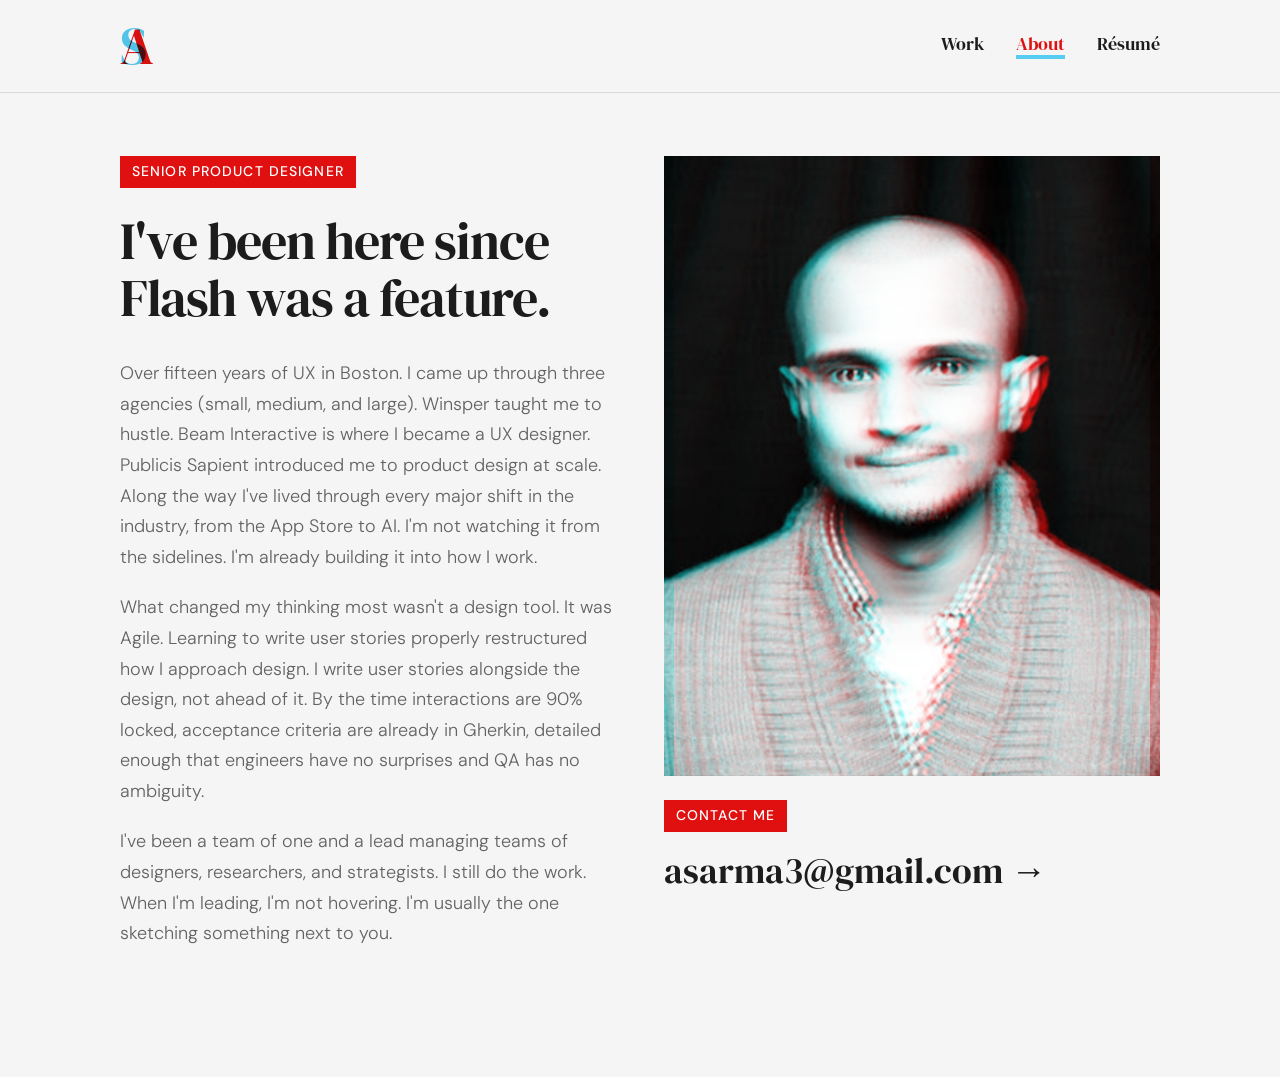
<file: about.html>
<!doctype html>
<html lang="en">
  <head>
    <meta charset="UTF-8" />
    <meta name="viewport" content="width=device-width, initial-scale=1.0" />
    <title>About — Senior Product Designer</title>
    <link rel="preconnect" href="https://fonts.googleapis.com" />
    <link
      href="https://fonts.googleapis.com/css2?family=DM+Serif+Display:ital@0;1&family=DM+Sans:wght@300;400;500&display=swap"
      rel="stylesheet"
    />
    <link rel="icon" type="image/svg+xml" href="assets/favicon/favicon.svg" />
    <link rel="icon" type="image/png" href="assets/favicon/favicon.png" />
    <link rel="stylesheet" href="css/tokens.css" />
    <link rel="stylesheet" href="css/global.css" />
    <link rel="stylesheet" href="css/nav.css" />
    <link rel="stylesheet" href="css/about.css" />
  </head>
  <body>
    <a class="skip-link" href="#main-content">Skip to main content</a>
    <button class="pause-animations" aria-pressed="false">Pause animations</button>
    <div class="ruby-entrance" aria-hidden="true"></div>

    <!-- Nav -->
    <nav class="site-nav">
      <div class="nav-inner">
        <a href="index.html" class="nav-logo" aria-label="Home">
          <span class="logo-a" aria-hidden="true">A</span>
          <span class="logo-s" aria-hidden="true">S</span>
        </a>
        <ul class="nav-links">
          <li>
            <button class="nav-work-toggle" aria-expanded="false">Work</button>
          </li>
          <li><a href="about.html">About</a></li>
          <li><a href="resume.html">Résumé</a></li>
        </ul>
        <button class="nav-burger" aria-label="Open menu" aria-expanded="false">
          <span></span>
          <span></span>
        </button>
      </div>
    </nav>

    <!-- Work panel -->
    <div class="work-panel" aria-hidden="true">
      <button class="work-panel-close" aria-label="Close work menu"></button>
      <ul class="work-panel-list">
        <li><a href="work/verizon.html">Verizon</a></li>
        <li><a href="work/xfinity.html">Xfinity</a></li>
        <li><a href="work/liberty-mutual.html">Liberty Mutual</a></li>
        <li><a href="work/ram.html">RAM Trucks</a></li>
        <li><a href="work/red-sox.html">Red Sox</a></li>
        <li><a href="work/virgin-mobile.html">Virgin Mobile</a></li>
      </ul>
    </div>

    <!-- Mobile menu overlay -->
    <div class="nav-mobile-menu" aria-hidden="true">
      <div class="nav-mobile-inner">
        <ul class="nav-mobile-primary">
          <li>
            <button class="nav-mobile-work-trigger" aria-expanded="false">
              Work
              <span class="nav-mobile-chevron" aria-hidden="true"></span>
            </button>
            <div class="nav-mobile-accordion">
              <ul class="nav-mobile-work-list">
                <li><a href="work/verizon.html">Verizon</a></li>
                <li><a href="work/xfinity.html">Xfinity</a></li>
                <li><a href="work/liberty-mutual.html">Liberty Mutual</a></li>
                <li><a href="work/ram.html">RAM Trucks</a></li>
                <li><a href="work/red-sox.html">Red Sox</a></li>
                <li><a href="work/virgin-mobile.html">Virgin Mobile</a></li>
              </ul>
            </div>
          </li>
          <li><a href="about.html">About</a></li>
          <li><a href="resume.html">Résumé</a></li>
        </ul>
      </div>
    </div>

    <!-- About -->
    <main id="main-content">
      <!-- Hero -->
      <section class="about-hero">
        <!-- Left: text -->
        <div class="about-text">
          <p class="eyebrow about-eyebrow">Senior Product Designer</p>
          <h1 class="about-heading">
            I've been here since Flash was a feature.
          </h1>
          <div class="about-body">
            <p>
              Over fifteen years of UX in Boston. I came up through three
              agencies (small, medium, and large). Winsper taught me to hustle.
              Beam Interactive is where I became a UX designer. Publicis Sapient
              introduced me to product design at scale. Along the way I've lived
              through every major shift in the industry, from the App Store to
              AI. I'm not watching it from the sidelines. I'm
              already building it into how I work.
            </p>
            <p>
              What changed my thinking most wasn't a design tool. It was Agile.
              Learning to write user stories properly restructured how I
              approach design. I write user stories alongside the design, not
              ahead of it. By the time interactions are 90% locked, acceptance
              criteria are already in Gherkin, detailed enough that engineers
              have no surprises and QA has no ambiguity.
            </p>
            <p>
              I've been a team of one and a lead managing teams of designers,
              researchers, and strategists. I still do the work. When I'm
              leading, I'm not hovering. I'm usually the one sketching
              something next to you.
            </p>
          </div>
        </div>

        <!-- Right: portrait + contact -->
        <div class="about-right">
          <div class="about-photo-wrap">
            <img
              class="about-photo-bw"
              src="assets/images/about/portrait-bw.webp"
              alt="Portrait"
            />
            <img
              class="about-photo-ruby"
              src="assets/images/about/portrait-ruby.webp"
              aria-hidden="true"
            />
            <img
              class="about-photo-cyan"
              src="assets/images/about/portrait-cyan.webp"
              aria-hidden="true"
            />
          </div>
          <div class="about-contact-group">
            <p class="eyebrow">Contact me</p>
            <a href="mailto:asarma3@gmail.com" class="about-contact"
              >asarma3@gmail.com →</a
            >
          </div>
        </div>
      </section>
    </main>

    <script src="js/cursor.js"></script>
    <script src="js/rubylith.js"></script>
    <script src="js/nav.js"></script>
    <script src="js/scroll.js"></script>
    <script>
      if (!window.matchMedia("(hover: hover) and (pointer: fine)").matches) {
        const wrap = document.querySelector(".about-photo-wrap");
        if (wrap) {
          wrap.addEventListener("click", () =>
            wrap.classList.toggle("is-tapped"),
          );
        }
      }
    </script>
  </body>
</html>
</file>
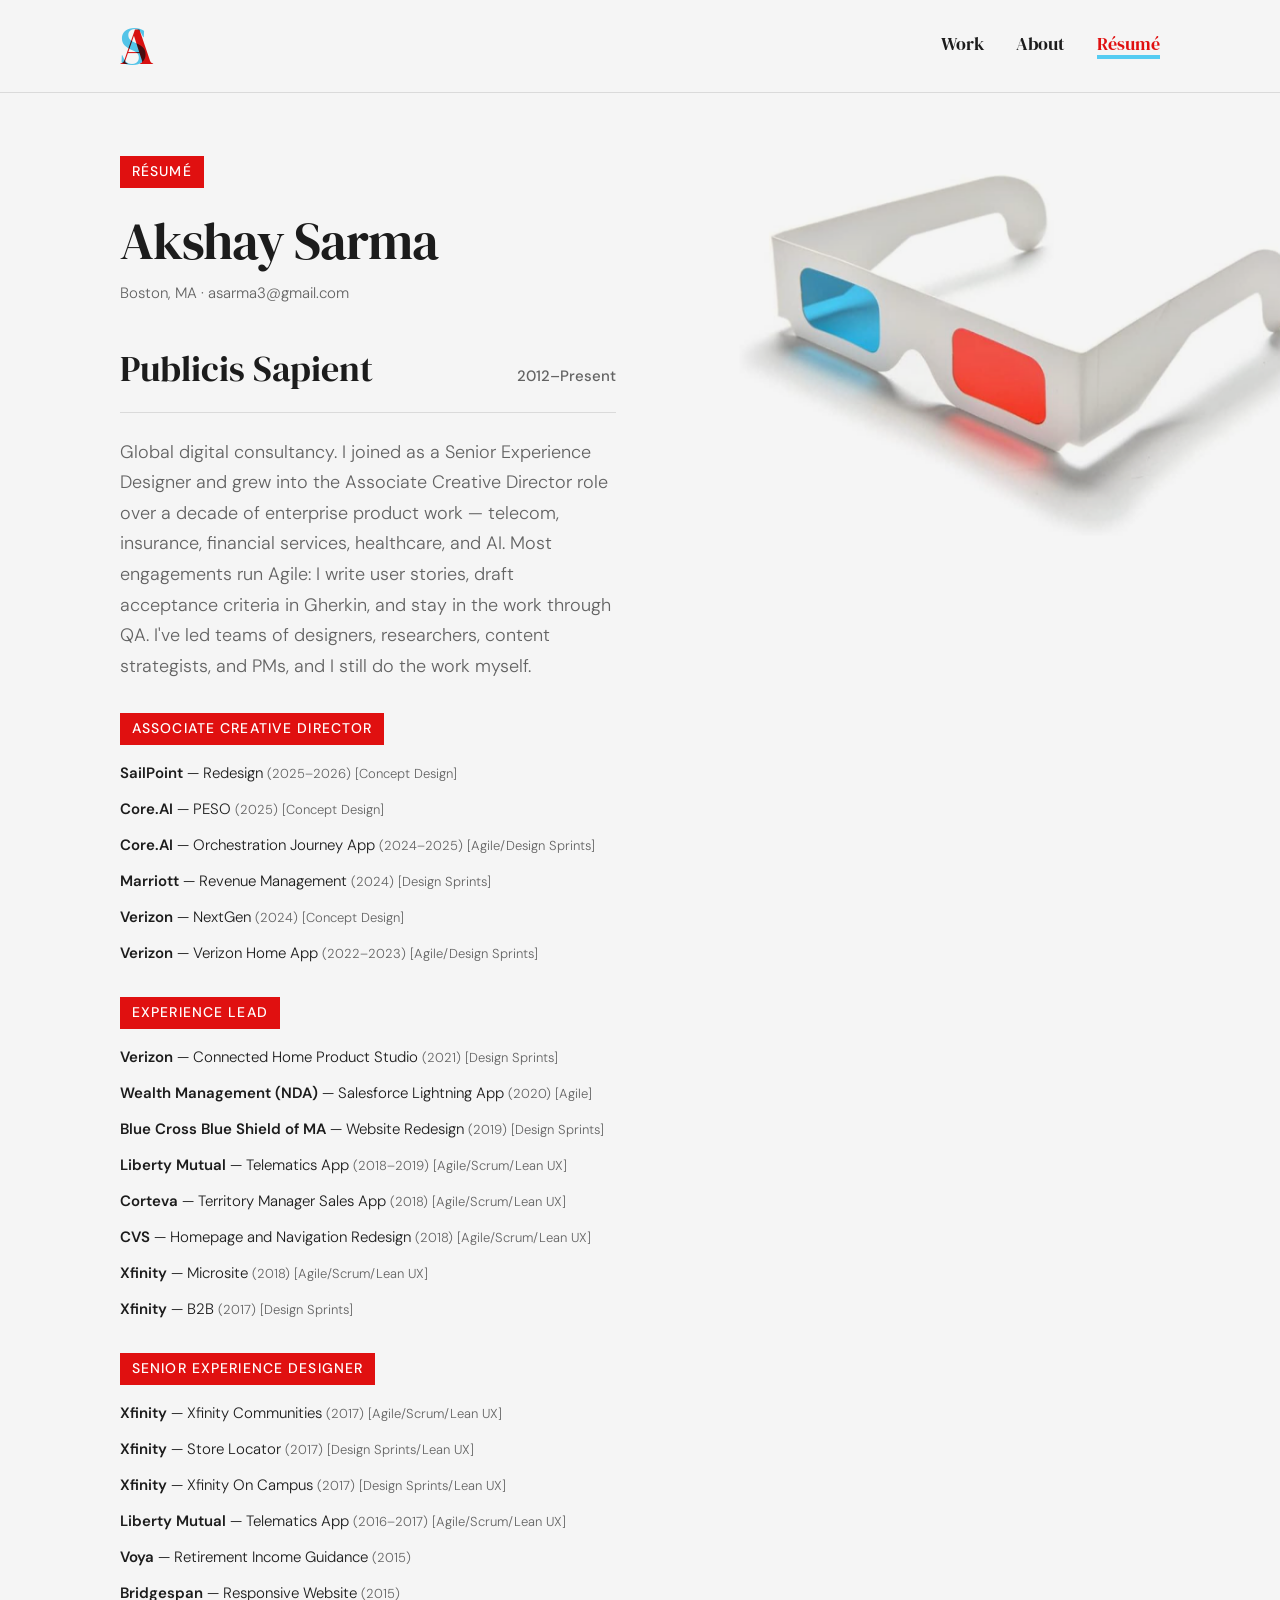
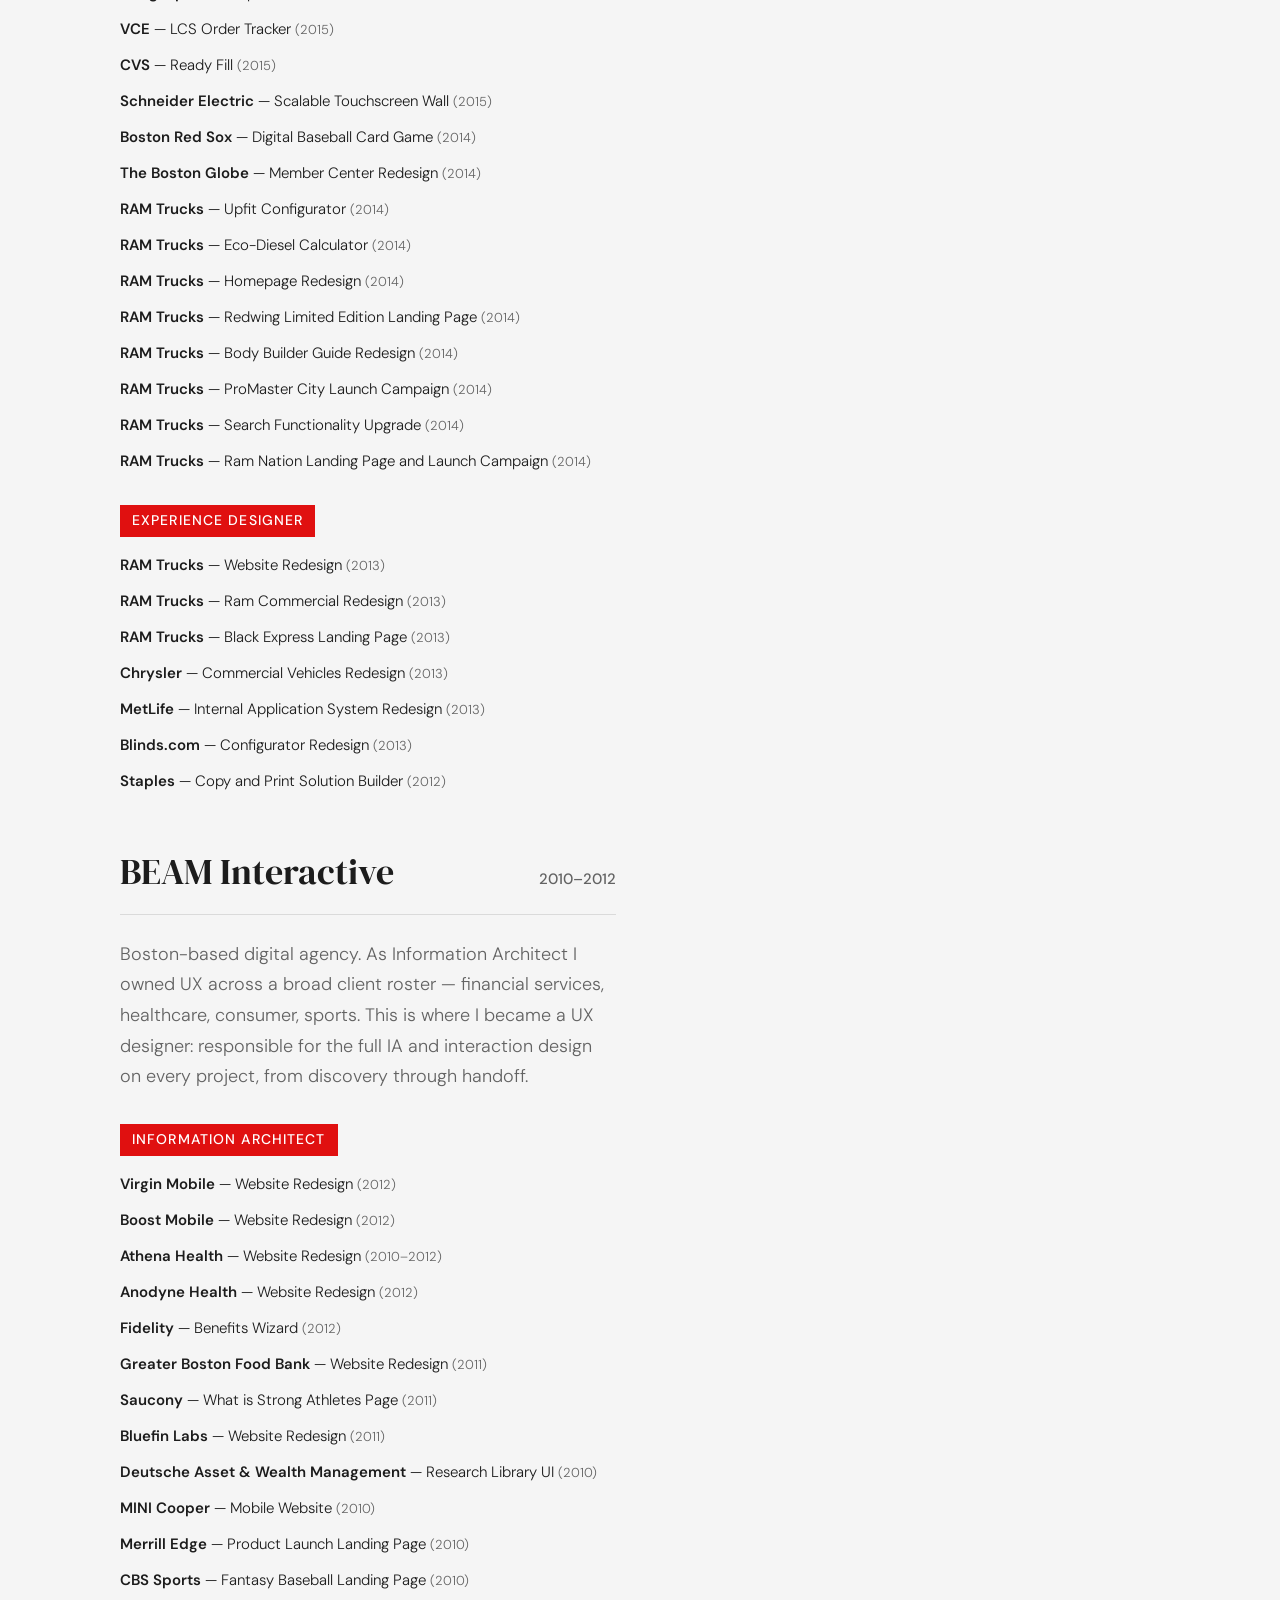
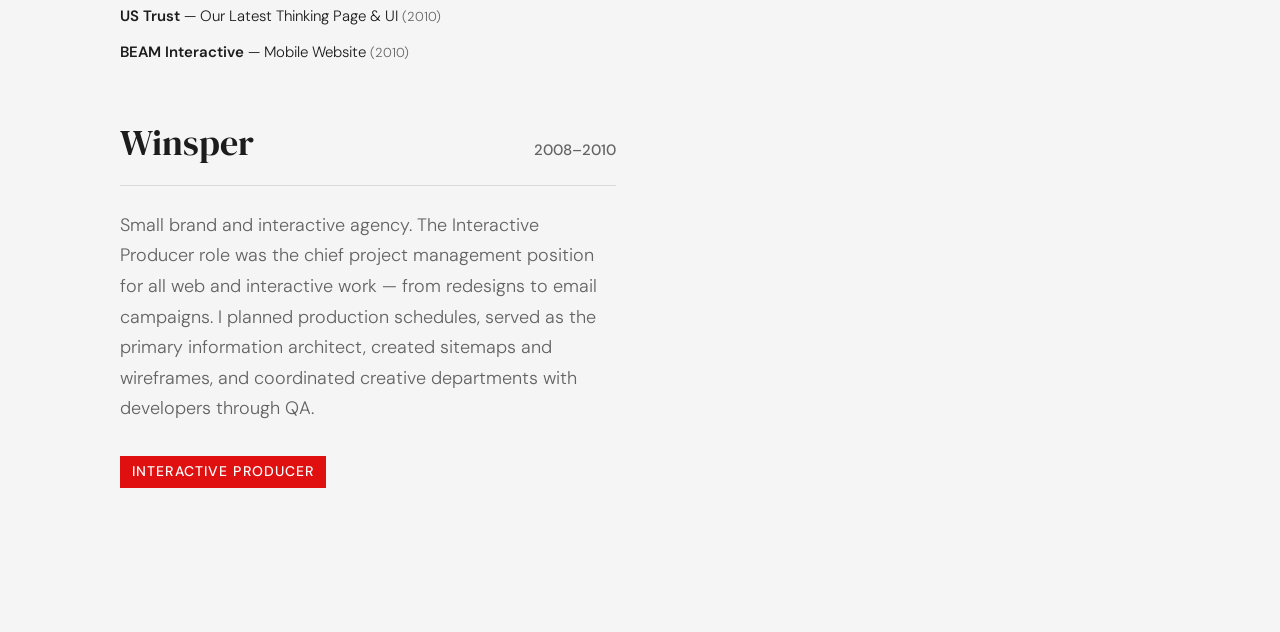
<file: resume.html>
<!doctype html>
<html lang="en">
  <head>
    <meta charset="UTF-8" />
    <meta name="viewport" content="width=device-width, initial-scale=1.0" />
    <title>Résumé — Akshay Sarma, Senior UX Designer</title>
    <link rel="preconnect" href="https://fonts.googleapis.com" />
    <link
      href="https://fonts.googleapis.com/css2?family=DM+Serif+Display:ital@0;1&family=DM+Sans:wght@300;400;500;600&display=swap"
      rel="stylesheet"
    />
    <link rel="icon" type="image/svg+xml" href="assets/favicon/favicon.svg" />
    <link rel="icon" type="image/png" href="assets/favicon/favicon.png" />
    <link rel="stylesheet" href="css/tokens.css" />
    <link rel="stylesheet" href="css/global.css" />
    <link rel="stylesheet" href="css/nav.css" />
    <link rel="stylesheet" href="css/resume.css" />
  </head>
  <body>
    <a class="skip-link" href="#main-content">Skip to main content</a>
    <button class="pause-animations" aria-pressed="false">Pause animations</button>
    <div class="ruby-entrance" aria-hidden="true"></div>

    <!-- Nav -->
    <nav class="site-nav">
      <div class="nav-inner">
        <a href="index.html" class="nav-logo" aria-label="Home">
          <span class="logo-a" aria-hidden="true">A</span>
          <span class="logo-s" aria-hidden="true">S</span>
        </a>
        <ul class="nav-links">
          <li><button class="nav-work-toggle" aria-expanded="false">Work</button></li>
          <li><a href="about.html">About</a></li>
          <li><a href="resume.html">Résumé</a></li>
        </ul>
        <button class="nav-burger" aria-label="Open menu" aria-expanded="false">
          <span></span>
          <span></span>
        </button>
      </div>
    </nav>

    <!-- Work panel -->
    <div class="work-panel" aria-hidden="true">
      <button class="work-panel-close" aria-label="Close work menu"></button>
      <ul class="work-panel-list">
        <li><a href="work/verizon.html">Verizon</a></li>
        <li><a href="work/xfinity.html">Xfinity</a></li>
        <li><a href="work/liberty-mutual.html">Liberty Mutual</a></li>
        <li><a href="work/ram.html">RAM Trucks</a></li>
        <li><a href="work/red-sox.html">Red Sox</a></li>
        <li><a href="work/virgin-mobile.html">Virgin Mobile</a></li>
      </ul>
    </div>

    <!-- Mobile menu overlay -->
    <div class="nav-mobile-menu" aria-hidden="true">
      <div class="nav-mobile-inner">
        <ul class="nav-mobile-primary">
          <li>
            <button class="nav-mobile-work-trigger" aria-expanded="false">
              Work
              <span class="nav-mobile-chevron" aria-hidden="true"></span>
            </button>
            <div class="nav-mobile-accordion">
              <ul class="nav-mobile-work-list">
                <li><a href="work/verizon.html">Verizon</a></li>
                <li><a href="work/xfinity.html">Xfinity</a></li>
                <li><a href="work/liberty-mutual.html">Liberty Mutual</a></li>
                <li><a href="work/ram.html">RAM Trucks</a></li>
                <li><a href="work/red-sox.html">Red Sox</a></li>
                <li><a href="work/virgin-mobile.html">Virgin Mobile</a></li>
              </ul>
            </div>
          </li>
          <li><a href="about.html">About</a></li>
          <li><a href="resume.html">Résumé</a></li>
        </ul>
      </div>
    </div>

    <!-- Résumé -->
    <main id="main-content">
      <div class="resume-layout">

        <!-- Left: resume content -->
        <div class="resume-text">

          <p class="eyebrow resume-eyebrow">Résumé</p>
          <h1 class="resume-name">Akshay Sarma</h1>
          <p class="resume-meta">Boston, MA · <a href="mailto:asarma3@gmail.com">asarma3@gmail.com</a></p>

          <!-- Publicis Sapient -->
          <section class="resume-company-block">
            <h2 class="resume-company-name">Publicis Sapient <span class="resume-company-dates">2012–Present</span></h2>
            <p class="resume-company-narrative">Global digital consultancy. I joined as a Senior Experience Designer and grew into the Associate Creative Director role over a decade of enterprise product work — telecom, insurance, financial services, healthcare, and AI. Most engagements run Agile: I write user stories, draft acceptance criteria in Gherkin, and stay in the work through QA. I've led teams of designers, researchers, content strategists, and PMs, and I still do the work myself.</p>

            <div class="resume-role-block">
              <p class="eyebrow">Associate Creative Director</p>
              <ul class="resume-project-list">
                <li><span class="resume-client">SailPoint</span> — Redesign <span class="resume-meta-inline">(2025–2026) [Concept Design]</span></li>
                <li><span class="resume-client">Core.AI</span> — PESO <span class="resume-meta-inline">(2025) [Concept Design]</span></li>
                <li><span class="resume-client">Core.AI</span> — Orchestration Journey App <span class="resume-meta-inline">(2024–2025) [Agile/Design Sprints]</span></li>
                <li><span class="resume-client">Marriott</span> — Revenue Management <span class="resume-meta-inline">(2024) [Design Sprints]</span></li>
                <li><span class="resume-client">Verizon</span> — NextGen <span class="resume-meta-inline">(2024) [Concept Design]</span></li>
                <li><span class="resume-client">Verizon</span> — Verizon Home App <span class="resume-meta-inline">(2022–2023) [Agile/Design Sprints]</span></li>
              </ul>
            </div>

            <div class="resume-role-block">
              <p class="eyebrow">Experience Lead</p>
              <ul class="resume-project-list">
                <li><span class="resume-client">Verizon</span> — Connected Home Product Studio <span class="resume-meta-inline">(2021) [Design Sprints]</span></li>
                <li><span class="resume-client">Wealth Management (NDA)</span> — Salesforce Lightning App <span class="resume-meta-inline">(2020) [Agile]</span></li>
                <li><span class="resume-client">Blue Cross Blue Shield of MA</span> — Website Redesign <span class="resume-meta-inline">(2019) [Design Sprints]</span></li>
                <li><span class="resume-client">Liberty Mutual</span> — Telematics App <span class="resume-meta-inline">(2018–2019) [Agile/Scrum/Lean UX]</span></li>
                <li><span class="resume-client">Corteva</span> — Territory Manager Sales App <span class="resume-meta-inline">(2018) [Agile/Scrum/Lean UX]</span></li>
                <li><span class="resume-client">CVS</span> — Homepage and Navigation Redesign <span class="resume-meta-inline">(2018) [Agile/Scrum/Lean UX]</span></li>
                <li><span class="resume-client">Xfinity</span> — Microsite <span class="resume-meta-inline">(2018) [Agile/Scrum/Lean UX]</span></li>
                <li><span class="resume-client">Xfinity</span> — B2B <span class="resume-meta-inline">(2017) [Design Sprints]</span></li>
              </ul>
            </div>

            <div class="resume-role-block">
              <p class="eyebrow">Senior Experience Designer</p>
              <ul class="resume-project-list">
                <li><span class="resume-client">Xfinity</span> — Xfinity Communities <span class="resume-meta-inline">(2017) [Agile/Scrum/Lean UX]</span></li>
                <li><span class="resume-client">Xfinity</span> — Store Locator <span class="resume-meta-inline">(2017) [Design Sprints/Lean UX]</span></li>
                <li><span class="resume-client">Xfinity</span> — Xfinity On Campus <span class="resume-meta-inline">(2017) [Design Sprints/Lean UX]</span></li>
                <li><span class="resume-client">Liberty Mutual</span> — Telematics App <span class="resume-meta-inline">(2016–2017) [Agile/Scrum/Lean UX]</span></li>
                <li><span class="resume-client">Voya</span> — Retirement Income Guidance <span class="resume-meta-inline">(2015)</span></li>
                <li><span class="resume-client">Bridgespan</span> — Responsive Website <span class="resume-meta-inline">(2015)</span></li>
                <li><span class="resume-client">VCE</span> — LCS Order Tracker <span class="resume-meta-inline">(2015)</span></li>
                <li><span class="resume-client">CVS</span> — Ready Fill <span class="resume-meta-inline">(2015)</span></li>
                <li><span class="resume-client">Schneider Electric</span> — Scalable Touchscreen Wall <span class="resume-meta-inline">(2015)</span></li>
                <li><span class="resume-client">Boston Red Sox</span> — Digital Baseball Card Game <span class="resume-meta-inline">(2014)</span></li>
                <li><span class="resume-client">The Boston Globe</span> — Member Center Redesign <span class="resume-meta-inline">(2014)</span></li>
                <li><span class="resume-client">RAM Trucks</span> — Upfit Configurator <span class="resume-meta-inline">(2014)</span></li>
                <li><span class="resume-client">RAM Trucks</span> — Eco-Diesel Calculator <span class="resume-meta-inline">(2014)</span></li>
                <li><span class="resume-client">RAM Trucks</span> — Homepage Redesign <span class="resume-meta-inline">(2014)</span></li>
                <li><span class="resume-client">RAM Trucks</span> — Redwing Limited Edition Landing Page <span class="resume-meta-inline">(2014)</span></li>
                <li><span class="resume-client">RAM Trucks</span> — Body Builder Guide Redesign <span class="resume-meta-inline">(2014)</span></li>
                <li><span class="resume-client">RAM Trucks</span> — ProMaster City Launch Campaign <span class="resume-meta-inline">(2014)</span></li>
                <li><span class="resume-client">RAM Trucks</span> — Search Functionality Upgrade <span class="resume-meta-inline">(2014)</span></li>
                <li><span class="resume-client">RAM Trucks</span> — Ram Nation Landing Page and Launch Campaign <span class="resume-meta-inline">(2014)</span></li>
              </ul>
            </div>

            <div class="resume-role-block">
              <p class="eyebrow">Experience Designer</p>
              <ul class="resume-project-list">
                <li><span class="resume-client">RAM Trucks</span> — Website Redesign <span class="resume-meta-inline">(2013)</span></li>
                <li><span class="resume-client">RAM Trucks</span> — Ram Commercial Redesign <span class="resume-meta-inline">(2013)</span></li>
                <li><span class="resume-client">RAM Trucks</span> — Black Express Landing Page <span class="resume-meta-inline">(2013)</span></li>
                <li><span class="resume-client">Chrysler</span> — Commercial Vehicles Redesign <span class="resume-meta-inline">(2013)</span></li>
                <li><span class="resume-client">MetLife</span> — Internal Application System Redesign <span class="resume-meta-inline">(2013)</span></li>
                <li><span class="resume-client">Blinds.com</span> — Configurator Redesign <span class="resume-meta-inline">(2013)</span></li>
                <li><span class="resume-client">Staples</span> — Copy and Print Solution Builder <span class="resume-meta-inline">(2012)</span></li>
              </ul>
            </div>

          </section>

          <!-- BEAM Interactive -->
          <section class="resume-company-block">
            <h2 class="resume-company-name">BEAM Interactive <span class="resume-company-dates">2010–2012</span></h2>
            <p class="resume-company-narrative">Boston-based digital agency. As Information Architect I owned UX across a broad client roster — financial services, healthcare, consumer, sports. This is where I became a UX designer: responsible for the full IA and interaction design on every project, from discovery through handoff.</p>

            <div class="resume-role-block">
              <p class="eyebrow">Information Architect</p>
              <ul class="resume-project-list">
                <li><span class="resume-client">Virgin Mobile</span> — Website Redesign <span class="resume-meta-inline">(2012)</span></li>
                <li><span class="resume-client">Boost Mobile</span> — Website Redesign <span class="resume-meta-inline">(2012)</span></li>
                <li><span class="resume-client">Athena Health</span> — Website Redesign <span class="resume-meta-inline">(2010–2012)</span></li>
                <li><span class="resume-client">Anodyne Health</span> — Website Redesign <span class="resume-meta-inline">(2012)</span></li>
                <li><span class="resume-client">Fidelity</span> — Benefits Wizard <span class="resume-meta-inline">(2012)</span></li>
                <li><span class="resume-client">Greater Boston Food Bank</span> — Website Redesign <span class="resume-meta-inline">(2011)</span></li>
                <li><span class="resume-client">Saucony</span> — What is Strong Athletes Page <span class="resume-meta-inline">(2011)</span></li>
                <li><span class="resume-client">Bluefin Labs</span> — Website Redesign <span class="resume-meta-inline">(2011)</span></li>
                <li><span class="resume-client">Deutsche Asset &amp; Wealth Management</span> — Research Library UI <span class="resume-meta-inline">(2010)</span></li>
                <li><span class="resume-client">MINI Cooper</span> — Mobile Website <span class="resume-meta-inline">(2010)</span></li>
                <li><span class="resume-client">Merrill Edge</span> — Product Launch Landing Page <span class="resume-meta-inline">(2010)</span></li>
                <li><span class="resume-client">CBS Sports</span> — Fantasy Baseball Landing Page <span class="resume-meta-inline">(2010)</span></li>
                <li><span class="resume-client">US Trust</span> — Our Latest Thinking Page &amp; UI <span class="resume-meta-inline">(2010)</span></li>
                <li><span class="resume-client">BEAM Interactive</span> — Mobile Website <span class="resume-meta-inline">(2010)</span></li>
              </ul>
            </div>

          </section>

          <!-- Winsper -->
          <section class="resume-company-block">
            <h2 class="resume-company-name">Winsper <span class="resume-company-dates">2008–2010</span></h2>
            <p class="resume-company-narrative">Small brand and interactive agency. The Interactive Producer role was the chief project management position for all web and interactive work — from redesigns to email campaigns. I planned production schedules, served as the primary information architect, created sitemaps and wireframes, and coordinated creative departments with developers through QA.</p>

            <div class="resume-role-block">
              <p class="eyebrow">Interactive Producer</p>
            </div>


          </section>

        </div>

        <!-- Right: glasses -->
        <div class="resume-right">
          <img class="glasses-image" src="assets/images/glasses/glasses-tilt.webp" alt="" draggable="false" aria-hidden="true">
        </div>

      </div>
    </main>

    <script src="js/cursor.js"></script>
    <script src="js/rubylith.js"></script>
    <script src="js/nav.js"></script>
    <script src="js/scroll.js"></script>
    <script src="js/glasses.js"></script>
  </body>
</html>
</file>
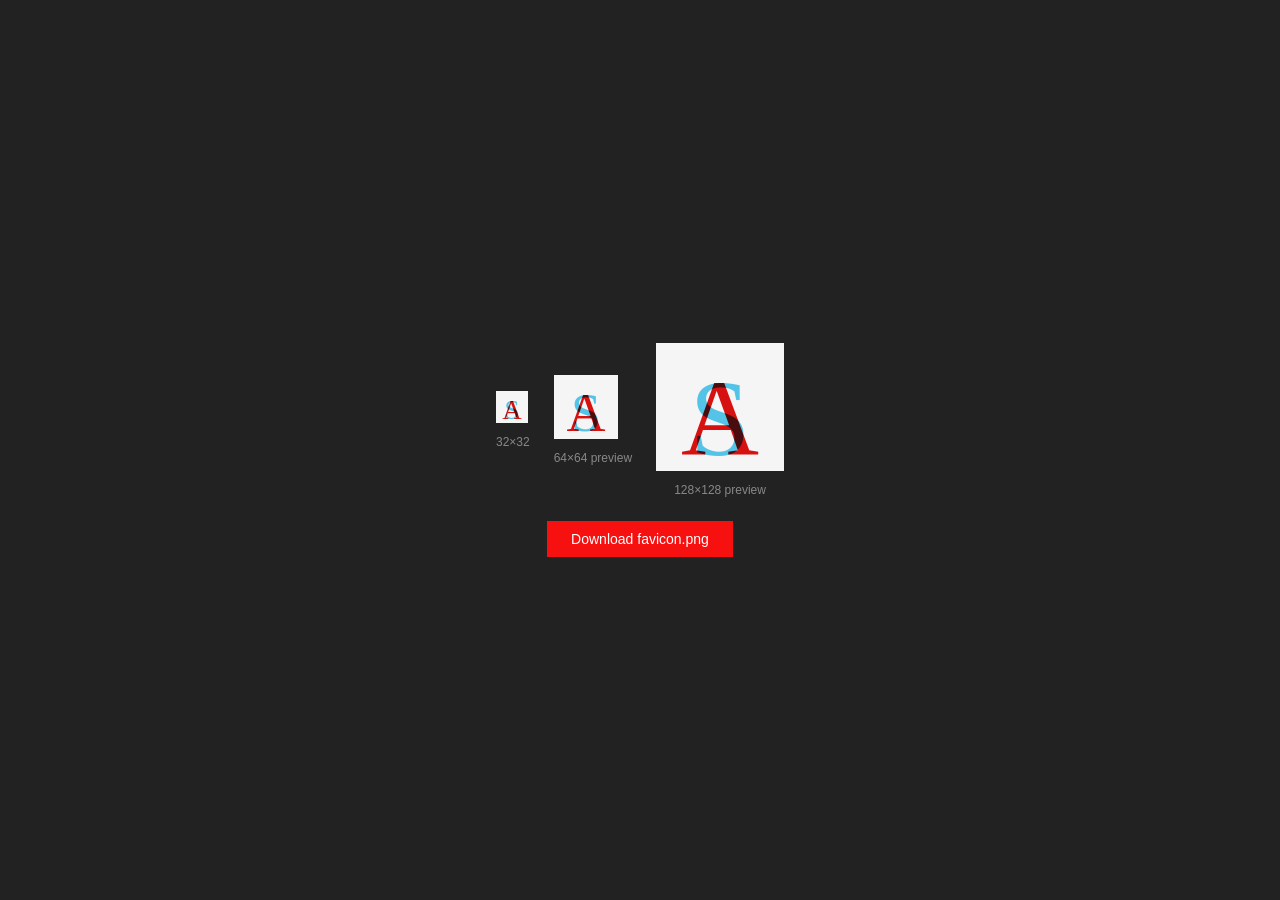
<file: assets/favicon/generate-favicon-png.html>
<!doctype html>
<html>
<head>
  <meta charset="UTF-8" />
  <title>Favicon PNG Generator</title>
  <link href="https://fonts.googleapis.com/css2?family=DM+Serif+Display&display=swap" rel="stylesheet" />
  <style>
    body { background: #222; display: flex; flex-direction: column; align-items: center; justify-content: center; height: 100vh; margin: 0; font-family: sans-serif; color: #fff; gap: 24px; }
    canvas { image-rendering: pixelated; }
    .preview { display: flex; gap: 24px; align-items: center; }
    .label { font-size: 12px; color: #888; text-align: center; margin-top: 8px; }
    button { padding: 10px 24px; background: #f71010; color: #fff; border: none; cursor: pointer; font-size: 14px; }
  </style>
</head>
<body>
  <div class="preview">
    <div>
      <canvas id="c32" width="32" height="32" style="width:32px;height:32px;"></canvas>
      <div class="label">32×32</div>
    </div>
    <div>
      <canvas id="c64" width="64" height="64" style="width:64px;height:64px;"></canvas>
      <div class="label">64×64 preview</div>
    </div>
    <div>
      <canvas id="c128" width="128" height="128" style="width:128px;height:128px;"></canvas>
      <div class="label">128×128 preview</div>
    </div>
  </div>
  <button id="dl">Download favicon.png</button>

  <script>
    function draw(canvas) {
      const size = canvas.width;
      const ctx = canvas.getContext('2d');

      // Background
      ctx.fillStyle = '#f5f5f5';
      ctx.fillRect(0, 0, size, size);

      const fontSize = Math.round(size * 0.84);
      const x = size / 2;
      const y = Math.round(size * 0.875);

      ctx.font = `${fontSize}px 'DM Serif Display', Georgia, serif`;
      ctx.textAlign = 'center';
      ctx.textBaseline = 'alphabetic';

      // S — cyan, drawn first (underneath)
      ctx.globalCompositeOperation = 'multiply';
      ctx.fillStyle = '#56CCF2';
      ctx.fillText('S', x, y);

      // A — ruby, drawn on top
      ctx.globalCompositeOperation = 'multiply';
      ctx.fillStyle = '#e01010';
      ctx.fillText('A', x, y);

      ctx.globalCompositeOperation = 'source-over';
    }

    function waitForFont(callback) {
      if (document.fonts) {
        document.fonts.ready.then(callback);
      } else {
        setTimeout(callback, 500);
      }
    }

    waitForFont(() => {
      ['c32', 'c64', 'c128'].forEach(id => draw(document.getElementById(id)));

      document.getElementById('dl').addEventListener('click', () => {
        const c = document.getElementById('c32');
        const a = document.createElement('a');
        a.href = c.toDataURL('image/png');
        a.download = 'favicon.png';
        a.click();
      });
    });
  </script>
</body>
</html>
</file>
<file: css/tokens.css>
:root {
  /* Typography */
  --font-display: "DM Serif Display", serif;
  --font-body: "DM Sans", sans-serif;

  --text-display: 52px; /* weight 400, tracking -0.02em, lh 1.1 */
  --text-h1: 36px;      /* weight 400, tracking -0.015em, lh 1.2 */
  --text-h2: 26px;      /* weight 400, lh 1.3 */
  --text-body-lg: 18px; /* weight 300, lh 1.7 */
  --text-body: 15px;    /* weight 300, lh 1.7 */
  --text-label: 13px;   /* weight 400, lh 1.5 */
  --text-eyebrow: 14px; /* weight 500, tracking 0.08em, uppercase — 14px minimum for WCAG AA on ruby badge */

  /* Spacing — 4px base grid */
  --space-1: 4px;
  --space-2: 8px;
  --space-3: 12px;
  --space-4: 16px;
  --space-5: 20px;
  --space-6: 24px;
  --space-8: 32px;
  --space-10: 40px;
  --space-12: 48px;
  --space-16: 64px;
  --space-20: 80px;
  --space-24: 96px;
  --space-32: 128px;
  --space-40: 160px;

  /* Semantic spacing */
  --page-margin: 40px;
  --max-width: 1120px;

  /* Border radius — 4px increments */
  --radius-none: 0px;
  --radius-sm: 4px;
  --radius-md: 8px;
  --radius-lg: 12px;
  --radius-xl: 16px;
  --radius-2xl: 24px;
  --radius-full: 9999px;

  /* Border widths */
  --border-subtle: 0.5px;
  --border-default: 1px;
  --border-strong: 2px;
  --border-accent: 3px;

  /* Motion */
  --duration-instant: 100ms;
  --duration-fast: 200ms;
  --duration-base: 300ms;
  --duration-slow: 500ms;
  --duration-slower: 800ms;
  --duration-slowest: 1200ms;

  --ease-default: cubic-bezier(0.4, 0, 0.2, 1);
  --ease-out: cubic-bezier(0, 0, 0.2, 1);
  --ease-in: cubic-bezier(0.4, 0, 1, 1);
  --ease-spring: cubic-bezier(0.34, 1.56, 0.64, 1);
  --ease-linear: linear;

  /* Color */
  --color-bg: #f5f5f5;
  --color-surface: #ebebeb;
  --color-text: #1c1c1c;
  --color-text-muted: #636363;
  --color-border: rgba(28, 26, 24, 0.12);
  --color-ruby: #e01010;
  --color-cyan: #56CCF2;
  --ruby-blend: multiply;
}
</file>
<file: css/global.css>
/* Skip nav */
.skip-link {
  position: absolute;
  top: -100%;
  left: var(--page-margin);
  padding: var(--space-2) var(--space-4);
  background: var(--color-text);
  color: var(--color-bg);
  font-size: var(--text-label);
  font-weight: 400;
  text-decoration: none;
  z-index: 10000;
  border-radius: var(--radius-md);
}
.skip-link:focus {
  top: var(--space-4);
}

/* Pause animations button — visually hidden, keyboard accessible (WCAG 2.2.2) */
.pause-animations {
  position: absolute;
  top: -100%;
  left: var(--page-margin);
  padding: var(--space-2) var(--space-4);
  background: var(--color-text);
  color: var(--color-bg);
  font-family: var(--font-body);
  font-size: var(--text-label);
  font-weight: 400;
  border: none;
  cursor: pointer;
  z-index: 10000;
  border-radius: var(--radius-md);
}
.pause-animations:focus {
  top: calc(var(--space-4) + 32px + var(--space-2));
}

/* Focus indicators — keyboard navigation */
:focus-visible {
  outline: 2px solid var(--color-ruby);
  outline-offset: 3px;
  border-radius: var(--radius-sm);
}

/* Reset */
*,
*::before,
*::after {
  box-sizing: border-box;
}
* {
  margin: 0;
}
body {
  font-family: var(--font-body);
  font-size: var(--text-body);
  font-weight: 300;
  color: var(--color-text);
  background: var(--color-bg);
  line-height: 1.7;
  -webkit-font-smoothing: antialiased;
}
img,
video {
  max-width: 100%;
  display: block;
}
p,
h1,
h2,
h3 {
  overflow-wrap: break-word;
}

/* Rubylith entrance overlay — shared across all pages */
.ruby-entrance {
  position: fixed;
  inset: 0;
  background: var(--color-ruby);
  mix-blend-mode: var(--ruby-blend);
  opacity: 1;
  pointer-events: none;
  z-index: 200;
}

/* Eyebrow — shared across all pages */
.eyebrow {
  display: inline-block;
  font-size: var(--text-eyebrow);
  font-weight: 500;
  letter-spacing: 0.08em;
  text-transform: uppercase;
  color: #fff;
  background: var(--color-ruby);
  padding: var(--space-1) var(--space-3);
  transition: background var(--duration-base) var(--ease-out);
}

.eyebrow:hover {
  background: var(--color-cyan);
}

/* Buttons */
.btn-primary {
  display: inline-block;
  padding: var(--space-3) var(--space-6);
  background: var(--color-text);
  color: var(--color-bg);
  border-radius: var(--radius-md);
  font-size: var(--text-label);
  font-weight: 400;
  text-decoration: none;
  transition: opacity var(--duration-fast) var(--ease-out);
}
.btn-primary:hover {
  opacity: 0.85;
}

.btn-secondary {
  display: inline-block;
  padding: var(--space-3) var(--space-6);
  background: transparent;
  color: var(--color-text);
  border: var(--border-default) solid var(--color-border);
  border-radius: var(--radius-md);
  font-size: var(--text-label);
  font-weight: 400;
  text-decoration: none;
  transition: background var(--duration-fast) var(--ease-out);
}
.btn-secondary:hover {
  background: var(--color-surface);
}

/* Scroll-driven fade-in */
@media (prefers-reduced-motion: no-preference) {
  .fade-in {
    opacity: 0;
    transform: translateY(16px);
    transition:
      opacity var(--duration-slow) var(--ease-out),
      transform var(--duration-slow) var(--ease-out);
  }
  .fade-in.is-visible {
    opacity: 1;
    transform: translateY(0);
  }
}

/* Ruby cursor — desktop / pointer devices only */
.cursor-ruby {
  position: fixed;
  width: 64px;
  height: 64px;
  border-radius: var(--radius-full);
  background: var(--color-ruby);
  mix-blend-mode: var(--ruby-blend);
  pointer-events: none;
  z-index: 9999;
  top: 0;
  left: 0;
  will-change: transform;
  opacity: 0;
  transition:
    opacity var(--duration-fast) var(--ease-out),
    width var(--duration-fast) var(--ease-spring),
    height var(--duration-fast) var(--ease-spring),
    background var(--duration-base) var(--ease-out);
}

.cursor-ruby.is-hovering {
  width: 16px;
  height: 16px;
  background: var(--color-cyan);
}

/* Responsive breakpoints */
/* Mobile first — base styles apply to mobile */
/* Tablet */
@media (min-width: 768px) {
}
/* Desktop */
@media (min-width: 1024px) {
}
/* Wide */
@media (min-width: 1280px) {
}
</file>
<file: css/nav.css>
/* nav.css — site navigation styles */

:root {
  --nav-height: 92px;
}

.site-nav {
  position: fixed;
  top: 0;
  left: 0;
  right: 0;
  z-index: 100;
  background: var(--color-bg);
  border-bottom: var(--border-subtle) solid var(--color-border);
  transition:
    box-shadow var(--duration-fast) var(--ease-out);
}

.site-nav.is-scrolled {
  backdrop-filter: blur(12px);
  -webkit-backdrop-filter: blur(12px);
  background: rgba(245, 245, 245, 0.85);
  box-shadow: 0 1px 12px rgba(28, 26, 24, 0.06);
}

.nav-inner {
  max-width: var(--max-width);
  margin: 0 auto;
  padding: var(--space-5) var(--page-margin);
  display: flex;
  align-items: center;
  justify-content: space-between;
}

.nav-logo {
  display: inline-grid;
  text-decoration: none;
  line-height: 1;
}

.logo-a,
.logo-s {
  grid-area: 1 / 1;
  font-family: var(--font-display);
  font-size: var(--text-display);
  font-weight: 400;
  line-height: 1;
  mix-blend-mode: multiply;
  transition: color var(--duration-base) var(--ease-out);
  user-select: none;
}

.logo-a { color: var(--color-ruby); }
.logo-s { color: var(--color-cyan); }

.nav-logo:hover .logo-a { color: var(--color-cyan); }
.nav-logo:hover .logo-s { color: var(--color-ruby); }

.nav-links {
  list-style: none;
  display: flex;
  gap: var(--space-8);
  align-items: center;
}

.nav-links a,
.nav-work-toggle {
  position: relative;
  font-family: var(--font-display);
  font-size: var(--text-body-lg);
  font-weight: 400;
  line-height: 1;
  color: var(--color-text);
  text-decoration: none;
  background: none;
  border: none;
  cursor: pointer;
  padding: 0;
  display: inline-block;
  transition:
    color var(--duration-fast) var(--ease-out),
    transform var(--duration-fast) var(--ease-spring);
}

.nav-links a:hover,
.nav-work-toggle:hover {
  color: var(--color-ruby);
  transform: translateX(6px);
}

.nav-links a::after,
.nav-work-toggle::after {
  content: "";
  position: absolute;
  bottom: -6px;
  left: 0;
  right: 0;
  height: 4px;
  background: var(--color-cyan);
  border-radius: var(--radius-none);
  opacity: 0;
  transform: scaleX(0.6);
  transition:
    opacity var(--duration-fast) var(--ease-out),
    transform var(--duration-fast) var(--ease-out);
}

.nav-links a.is-active,
.nav-work-toggle.is-active {
  color: var(--color-ruby);
}

.nav-links a.is-active::after,
.nav-work-toggle.is-active::after {
  opacity: 1;
  transform: scaleX(1);
}

/* ── Work panel ── */
.work-panel {
  position: fixed;
  top: var(--nav-height);
  right: 0;
  bottom: 0;
  width: 100%;
  background: var(--color-bg);
  z-index: 99;
  overflow-y: auto;
  transform: translateY(-100%);
  transition: transform 900ms var(--ease-out);
  padding: var(--space-16) 0;
}

.work-panel.is-open {
  transform: translateY(0);
}

/* Close button — desktop only */
.work-panel-close {
  display: none;
}

@media (min-width: 768px) {
  .work-panel-close {
    display: block;
    position: absolute;
    top: var(--space-16);
    right: max(var(--page-margin), calc((100% - var(--max-width)) / 2 + var(--page-margin)));
    width: 56px;
    height: 56px;
    background: var(--color-cyan);
    mix-blend-mode: multiply;
    border: none;
    border-radius: var(--radius-full);
    cursor: pointer;
    color: #fff;
    transition: background var(--duration-fast) var(--ease-out);
  }

  .work-panel-close:hover {
    background: var(--color-ruby);
  }

  .work-panel-close::before,
  .work-panel-close::after {
    content: "";
    position: absolute;
    top: 50%;
    left: 50%;
    width: 22px;
    height: 1.5px;
    background: currentColor;
    transition: transform 100ms var(--ease-out);
  }

  /* Parallel lines by default — cross into X when panel is open */
  .work-panel-close::before {
    transform: translate(-50%, -50%) rotate(0deg);
  }

  .work-panel-close::after {
    transform: translate(-50%, -50%) rotate(0deg);
  }

  .work-panel.is-open .work-panel-close::before {
    transform: translate(-50%, -50%) rotate(45deg);
  }

  .work-panel.is-open .work-panel-close::after {
    transform: translate(-50%, -50%) rotate(-45deg);
  }
}

.work-panel-list {
  list-style: none;
  display: flex;
  flex-direction: column;
  gap: var(--space-3);
  max-width: var(--max-width);
  margin: 0 auto;
  padding: 0 var(--page-margin);
}

.work-panel-list a {
  font-family: var(--font-display);
  font-size: var(--text-h1);
  font-weight: 400;
  color: var(--color-text);
  text-decoration: none;
  display: inline-block;
  transition:
    color var(--duration-fast) var(--ease-out),
    transform var(--duration-fast) var(--ease-spring);
}

.work-panel-list a:hover {
  color: var(--color-ruby);
  transform: translateX(6px);
}

/* ── Hamburger button ── */
.nav-burger {
  display: none;
  flex-direction: column;
  gap: 5px;
  background: none;
  border: none;
  cursor: pointer;
  padding: var(--space-1);
}

.nav-burger span {
  display: block;
  width: 22px;
  height: 1.5px;
  background: var(--color-text);
  transition:
    transform var(--duration-base) var(--ease-out),
    opacity var(--duration-base) var(--ease-out);
}

/* X state — lines cross at their shared midpoint (gap: 5px + line: 1.5px = 6.5px between centers / 2 = 3.25px) */
@media (prefers-reduced-motion: no-preference) {
  .nav-burger.is-open span:first-child {
    transform: translateY(3.25px) rotate(45deg);
  }
  .nav-burger.is-open span:last-child {
    transform: translateY(-3.25px) rotate(-45deg);
  }
}

/* ── Mobile menu overlay ── */
.nav-mobile-menu {
  display: none;
  position: fixed;
  inset: 0;
  z-index: 99;
  background: var(--color-bg);
  flex-direction: column;
  overflow-y: auto;
  opacity: 0;
  pointer-events: none;
  transition: opacity var(--duration-base) var(--ease-out);
}

.nav-mobile-menu.is-open {
  opacity: 1;
  pointer-events: all;
}

.nav-mobile-inner {
  padding: calc(var(--nav-height) + var(--space-10)) var(--page-margin) var(--space-16);
  display: flex;
  flex-direction: column;
  gap: var(--space-12);
}

/* Primary links — Work, About, Contact */
.nav-mobile-primary {
  list-style: none;
  padding: 0;
  display: flex;
  flex-direction: column;
  gap: var(--space-4);
}

.nav-mobile-primary > li {
  display: flex;
  flex-direction: column;
}

.nav-mobile-primary a,
.nav-mobile-work-trigger {
  font-family: var(--font-display);
  font-size: var(--text-h1);
  font-weight: 400;
  color: var(--color-text);
  text-decoration: none;
  text-align: left;
  background: none;
  border: none;
  padding: 0;
  cursor: pointer;
  display: flex;
  align-items: center;
  gap: var(--space-3);
  transition:
    color var(--duration-fast) var(--ease-out),
    transform var(--duration-fast) var(--ease-spring);
}

.nav-mobile-primary a:hover,
.nav-mobile-work-trigger:hover {
  color: var(--color-ruby);
  transform: translateX(6px);
}

/* Chevron */
.nav-mobile-chevron {
  display: inline-block;
  width: 8px;
  height: 8px;
  border-right: 1.5px solid currentColor;
  border-bottom: 1.5px solid currentColor;
  transform: rotate(45deg) translate(-1px, -2px);
  transition: transform var(--duration-base) var(--ease-out);
  flex-shrink: 0;
}

.nav-mobile-work-trigger.is-open .nav-mobile-chevron {
  transform: rotate(-135deg) translate(-1px, -2px);
}

/* Accordion */
.nav-mobile-accordion {
  display: grid;
  grid-template-rows: 0fr;
  transition: grid-template-rows var(--duration-slow) var(--ease-default);
}

.nav-mobile-accordion.is-open {
  grid-template-rows: 1fr;
}

.nav-mobile-work-list {
  list-style: none;
  overflow: hidden;
  display: flex;
  flex-direction: column;
  gap: var(--space-2);
  padding-top: var(--space-3);
  padding-left: var(--space-4);
}

.nav-mobile-work-list a {
  font-family: var(--font-display);
  font-size: var(--text-h2);
  font-weight: 400;
  color: var(--color-text);
  text-decoration: none;
  display: inline-block;
  transition:
    color var(--duration-fast) var(--ease-out),
    transform var(--duration-fast) var(--ease-spring);
}

.nav-mobile-work-list a:hover {
  color: var(--color-ruby);
  transform: translateX(6px);
}

/* Prevent scroll when mobile menu open */
body.menu-open {
  overflow: hidden;
}

/* ── Mobile ── */
@media (max-width: 767px) {
  .nav-links {
    display: none;
  }

  .nav-burger {
    display: flex;
  }

  .nav-mobile-menu {
    display: flex;
  }

  .work-panel {
    padding: var(--space-10) 0;
  }

  .work-panel-list {
    padding: 0 var(--space-6);
  }
}
</file>
<file: css/about.css>
/* about.css — about page styles */

/* ── Hero ── */
.about-hero {
  max-width: var(--max-width);
  margin: 0 auto;
  padding: calc(var(--nav-height) + var(--space-16)) var(--page-margin) var(--space-24);
  display: grid;
  grid-template-columns: 1fr;
  gap: var(--space-12);
  align-items: start;
}

@media (min-width: 768px) {
  .about-hero {
    grid-template-columns: 1fr 1fr;
  }
}

/* ── Text column ── */
.about-eyebrow {
  margin-bottom: var(--space-6);
}

.about-heading {
  font-family: var(--font-display);
  font-size: var(--text-display);
  font-weight: 400;
  line-height: 1.1;
  letter-spacing: -0.02em;
  color: var(--color-text);
  margin-bottom: var(--space-8);
}

.about-body {
  display: flex;
  flex-direction: column;
  gap: var(--space-5);
  font-size: var(--text-body-lg);
  font-weight: 300;
  line-height: 1.7;
  color: var(--color-text-muted);
  margin-bottom: var(--space-8);
}

.about-contact-group {
  display: flex;
  flex-direction: column;
  gap: var(--space-2);
  align-items: flex-start;
}

.about-contact {
  font-family: var(--font-display);
  font-size: var(--text-h1);
  font-weight: 400;
  color: var(--color-text);
  text-decoration: none;
  display: inline-block;
  transition:
    color var(--duration-fast) var(--ease-out),
    transform var(--duration-fast) var(--ease-spring);
}

.about-contact:hover {
  color: var(--color-ruby);
  transform: translateX(6px);
}

/* ── Small phone (≤ 430px — iPhone 13 mini, SE) ── */
@media (max-width: 430px) {
  .about-hero {
    padding-left: var(--space-5);
    padding-right: var(--space-5);
  }

  .about-heading {
    font-size: var(--text-h1);
  }

  .about-contact {
    font-size: var(--text-h2);
  }
}

/* ── Photo column ── */
.about-right {
  display: flex;
  flex-direction: column;
  gap: var(--space-6);
}

.about-photo-wrap {
  position: relative;
  background: #000;
  aspect-ratio: 4 / 5;
  overflow: hidden;
}

/* All three layers fill the container */
.about-photo-bw,
.about-photo-ruby,
.about-photo-cyan {
  position: absolute;
  inset: 0;
  width: 100%;
  height: 100%;
  object-fit: cover;
  display: block;
}

/* B&W base — sits underneath, always visible */
.about-photo-bw {
  position: relative;
}

/* Ruby channel — offset right/up, black bg drops out via screen */
.about-photo-ruby {
  mix-blend-mode: screen;
  transform: translate(10px, 0);
  transition:
    transform var(--duration-slow) var(--ease-out),
    opacity var(--duration-slow) var(--ease-out);
}

/* Cyan channel — offset left/down */
.about-photo-cyan {
  mix-blend-mode: screen;
  transform: translate(-10px, 0);
  transition:
    transform var(--duration-slow) var(--ease-out),
    opacity var(--duration-slow) var(--ease-out);
}

/* Hover (desktop) or tapped (mobile): converge and fade — reveals clean B&W */
.about-photo-wrap:hover .about-photo-ruby,
.about-photo-wrap:hover .about-photo-cyan,
.about-photo-wrap.is-tapped .about-photo-ruby,
.about-photo-wrap.is-tapped .about-photo-cyan {
  transform: translate(0, 0);
  opacity: 0;
}
</file>
<file: css/resume.css>
/* resume.css — resume page styles */

/* Prevent horizontal scroll from glasses bleed */
/* overflow-x: clip (not hidden) — clip does not create a scroll container, preserving position:sticky on children */
body {
  overflow-x: clip;
}

/* ── Layout ── */
.resume-layout {
  max-width: var(--max-width);
  margin: 0 auto;
  padding: calc(var(--nav-height) + var(--space-8)) var(--page-margin) var(--space-32);
  display: grid;
  grid-template-columns: 1fr;
  gap: var(--space-4);
  align-items: start;
}

@media (min-width: 768px) {
  .resume-layout {
    padding-top: calc(var(--nav-height) + var(--space-16));
    gap: var(--space-12);
    grid-template-columns: 1fr 1fr;
  }
}

/* ── Header ── */
.resume-eyebrow {
  margin-bottom: var(--space-6);
}

.resume-name {
  font-family: var(--font-display);
  font-size: var(--text-display);
  font-weight: 400;
  line-height: 1.1;
  letter-spacing: -0.02em;
  color: var(--color-text);
  margin-bottom: var(--space-3);
}

.resume-meta {
  font-size: var(--text-body);
  font-weight: 300;
  color: var(--color-text-muted);
  margin-bottom: var(--space-8);
}

.resume-meta a {
  color: var(--color-text-muted);
  text-decoration: none;
  transition: color var(--duration-fast) var(--ease-out);
}

.resume-meta a:hover {
  color: var(--color-ruby);
}

/* ── Company blocks ── */
.resume-company-block {
  margin-bottom: var(--space-12);
}

.resume-company-block:last-child,
.resume-role-block:last-child {
  margin-bottom: 0;
}

.resume-company-name {
  font-family: var(--font-display);
  font-size: var(--text-h1);
  font-weight: 400;
  color: var(--color-text);
  margin-bottom: var(--space-6);
  padding-bottom: var(--space-3);
  border-bottom: var(--border-default) solid var(--color-border);
  display: flex;
  justify-content: space-between;
  align-items: baseline;
  position: sticky;
  top: var(--nav-height);
  background: var(--color-bg);
  z-index: 10;
}

/* ── Company dates ── */
.resume-company-dates {
  font-family: var(--font-body);
  font-size: var(--text-body);
  font-weight: 500;
  color: var(--color-text-muted);
  letter-spacing: 0;
}

/* ── Company narrative ── */
.resume-company-narrative {
  font-size: var(--text-body-lg);
  font-weight: 300;
  line-height: 1.7;
  color: var(--color-text-muted);
  margin-bottom: var(--space-8);
}

/* ── Role blocks ── */
.resume-role-block {
  margin-bottom: var(--space-8);
}

.resume-role-block .eyebrow {
  margin-bottom: var(--space-4);
}

/* ── Project list ── */
.resume-project-list {
  list-style: none;
  padding: 0;
  margin: 0;
  display: flex;
  flex-direction: column;
  gap: var(--space-3);
}

.resume-project-list li {
  font-size: var(--text-body);
  font-weight: 300;
  line-height: 1.6;
  color: var(--color-text);
}

.resume-client {
  font-weight: 600;
}

.resume-meta-inline {
  font-size: var(--text-label);
  color: var(--color-text-muted);
}

/* ── Winsper description ── */
.resume-role-description {
  font-size: var(--text-body);
  font-weight: 300;
  line-height: 1.7;
  color: var(--color-text-muted);
}

/* ── Right column ── */
.resume-right {
  display: block;
  order: -1;
  mix-blend-mode: multiply;
  margin-bottom: var(--space-2);
  max-width: 50%;
  margin-left: auto;
  margin-right: auto;
}

@media (min-width: 768px) {
  .resume-right {
    order: 0;
    max-width: none;
    margin-left: 0;
    margin-right: 0;
    margin-bottom: 0;
    position: sticky;
    top: calc(var(--nav-height) + var(--space-16));
    align-self: start;
  }
}

/* ── Glasses image ── */
.glasses-image {
  width: 100%;
  display: block;
  user-select: none;
  pointer-events: none;
}

@media (min-width: 768px) {
  .glasses-image {
    width: 140%;
    max-width: none;
  }
}
</file>
